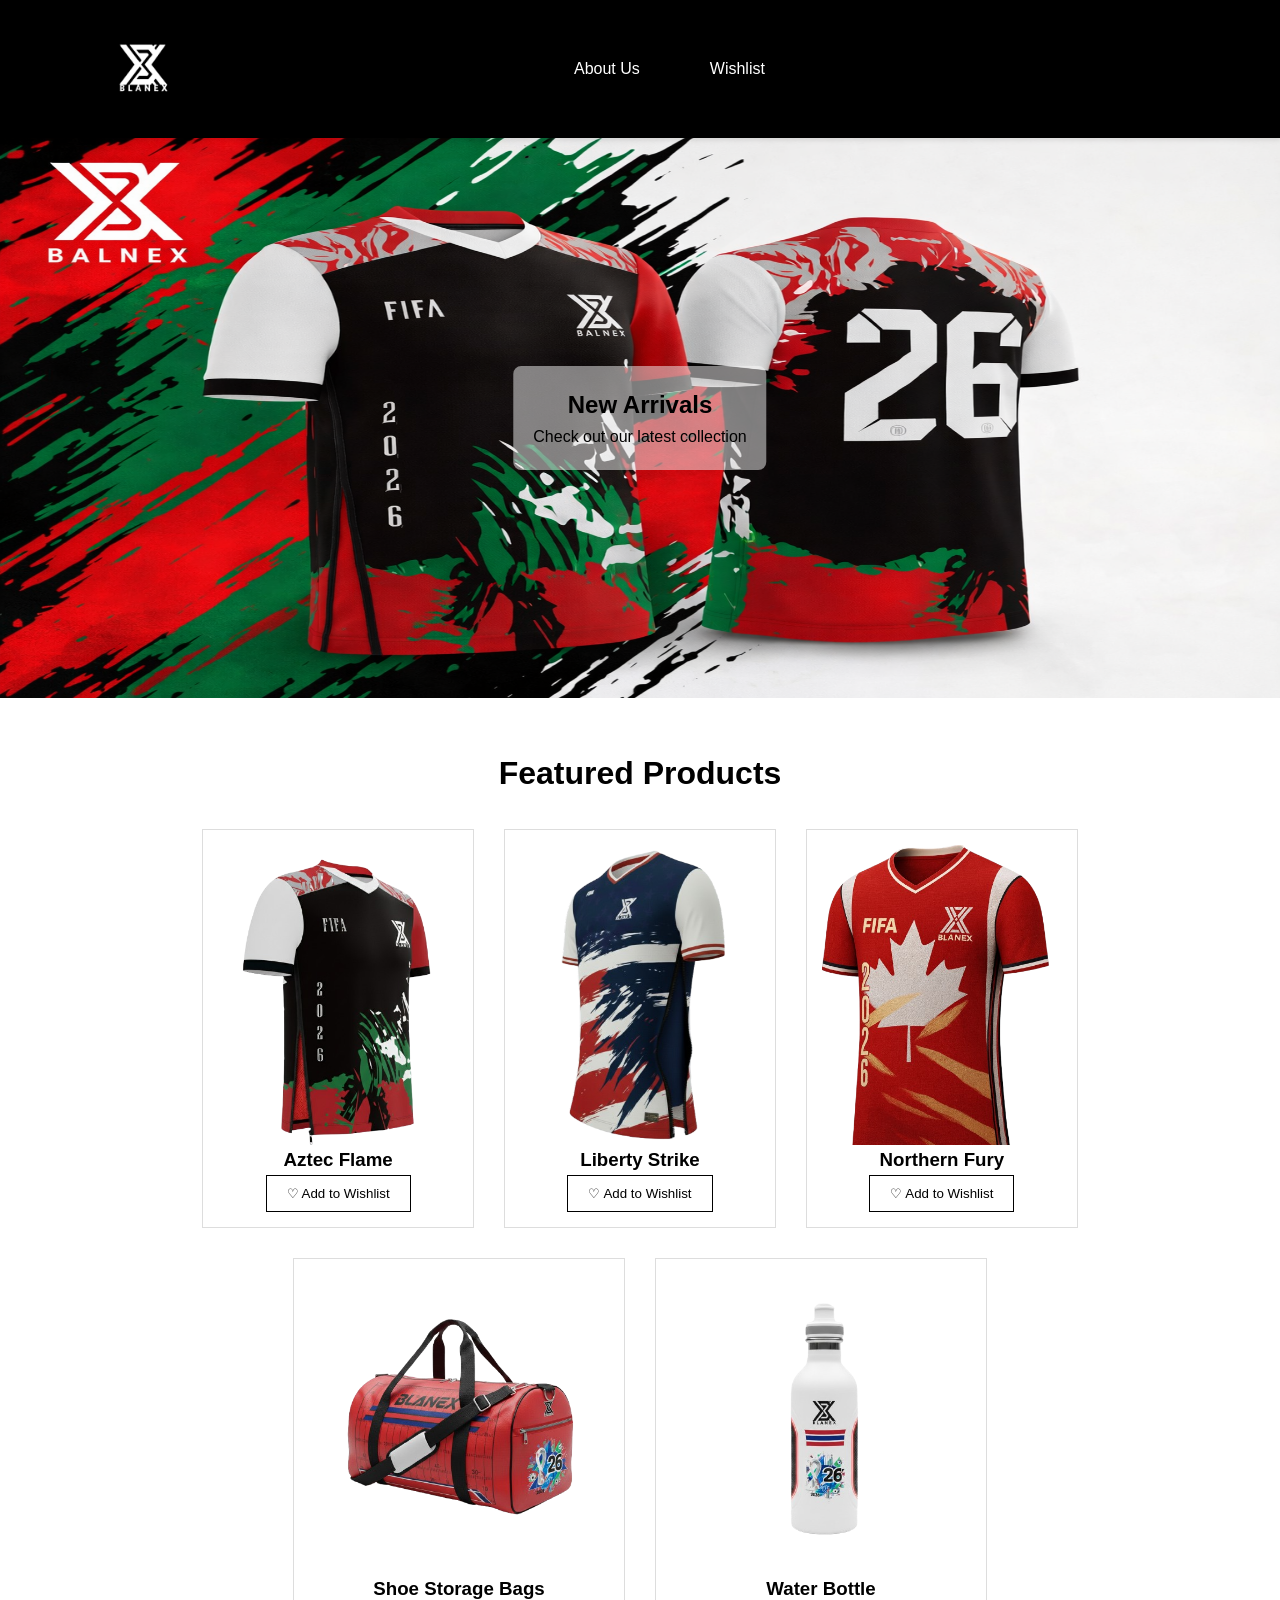
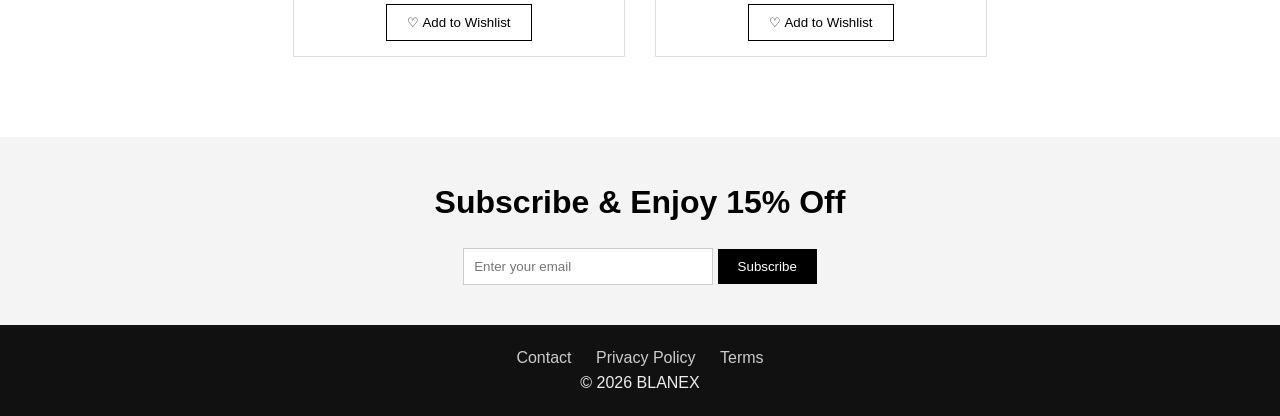
<file: index.html>
<!DOCTYPE html>
<html lang="en">
<head>
  <meta charset="UTF-8" />
  <meta name="viewport" content="width=device-width, initial-scale=1.0" />
  <title>Home - BLANEX</title>
  <link rel="stylesheet" href="css/style.css">
  <link rel="shortcut icon" href="images/logo.png">
  <script src="js/script.js" defer></script>
</head>
<body>

<!-- ====== NAVIGATION ====== -->
<header class="navbar">
  <div class="container">
    <div class="logo">
      <a href="index.html"><img src="images/logo.png"></a>
    </div>
    <nav class="nav-wrapper">
      <ul class="nav-links">
        <li><a href="about.html">About Us</a></li>
        <li><a href="wishlist.html">Wishlist</a></li>
      </ul>
    </nav>
  </div>
</header>

  <!-- ====== HERO BANNER ====== -->
  <section class="hero">
    <img src="images/hero-banner.png" alt="Hero Banner">
    <div class="hero-text">
      <h1>New Arrivals</h1>
      <p>Check out our latest collection</p>
    </div>
  </section>

  <!-- ====== FEATURED PRODUCTS ====== -->
  <section class="products container">
    <h2 class="section-title">Featured Products</h2>
<div class="product-grid">

      <!-- REPEAT THIS BLOCK FOR EACH PRODUCT -->
  <div class="product-card">
  <div class="product-image swap">
  <img src="images/maxfront.png" class="img-main">
  <img src="images/maxback.png" class="img-hover">
  </div>
  <h3 class="product-name"> Aztec Flame</h3>

  <button 
    class="wishlist-btn"
    data-name="Aztec Flame"
    data-image="images/maxfront.png">
    ♡ Add to Wishlist
  </button>
  </div>

      <!-- END PRODUCT CARD -->

  <div class="product-card">
  <div class="product-image swap">
  <img src="images/usafront.png" class="img-main">
  <img src="images/usaback.png" class="img-hover">
  </div>
  <h3 class="product-name"> Liberty Strike</h3>

  <button 
    class="wishlist-btn"
    data-name="Liberty Strike"
    data-image="images/usafront.png">
    ♡ Add to Wishlist
  </button>
  </div>

  <div class="product-card">
  <div class="product-image swap">
  <img src="images/canfront.png" class="img-main">
  <img src="images/canback.png" class="img-hover">
  </div>
  <h3 class="product-name"> Northern Fury</h3>

  <button 
    class="wishlist-btn"
    data-name="Northern Fury"
    data-image="images/canfront.png">
    ♡ Add to Wishlist
  </button>
  </div>

  <div class="product-card slideshow"
     data-images='["images/redbag.png","images/blackbag.png","images/whitebag.png","images/bluebag.png"]'>
  <img src="images/redbag.png" class="slideshow-img">

  <h3 class="product-name">Shoe Storage Bags</h3>

  <button class="wishlist-btn"
    data-name="Shoe Storage Bags"
    data-image="images/redbag.png">
    ♡ Add to Wishlist
  </button>
</div>


  <div class="product-card slideshow"
     data-images='["images/whitebottle.png","images/blackbottle.png","images/bluebottle.png","images/redbottle.png"]'>
  <img src="images/whitebottle.png" class="slideshow-img">

  <h3 class="product-name">Water Bottle</h3>
  <button class="wishlist-btn"
    data-name="Water Bottle"
    data-image="images/whitebottle.png">
    ♡ Add to Wishlist
  </button>
</div>

  

</div>
  </section>

  <!-- ====== NEWSLETTER SIGNUP ====== -->
  <section class="newsletter">
    <div class="container">
      <h2>Subscribe & Enjoy 15% Off</h2>
      <form action="https://formspree.io/f/mvgrnedo" method="POST" class="subscribe-form">
      <input type="email" name="email" id="email" placeholder="Enter your email" required>
      <button type="submit">Subscribe</button>
    </form>
    </div>
  </section>

  <!-- ====== FOOTER ====== -->
  <footer class="footer">
    <div class="container">
      <div class="footer-links">
        <a href="about.html">Contact</a>
        <a href="privacy.html">Privacy Policy</a>
        <a href="terms.html">Terms</a>
      </div>
      <p>&copy; 2026 BLANEX</p>
    </div>
  </footer>

</body>
</html>
</file>
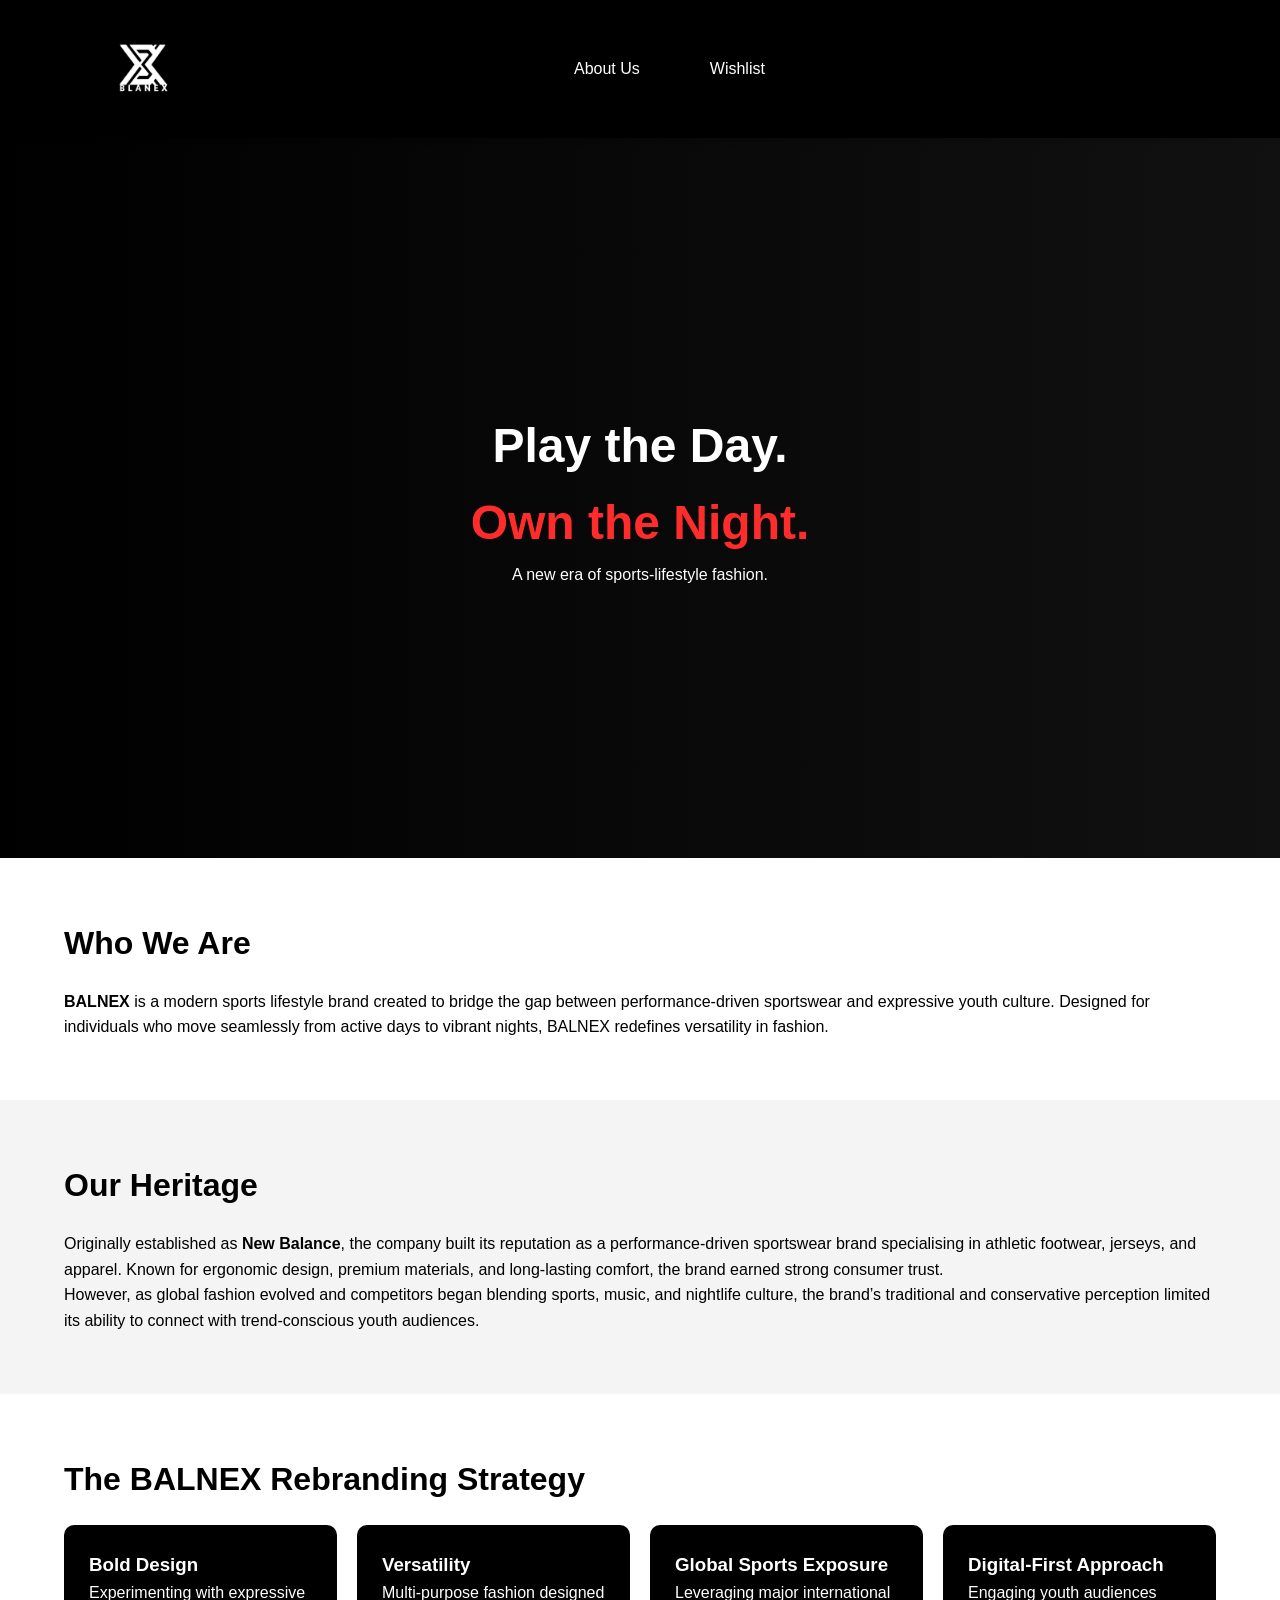
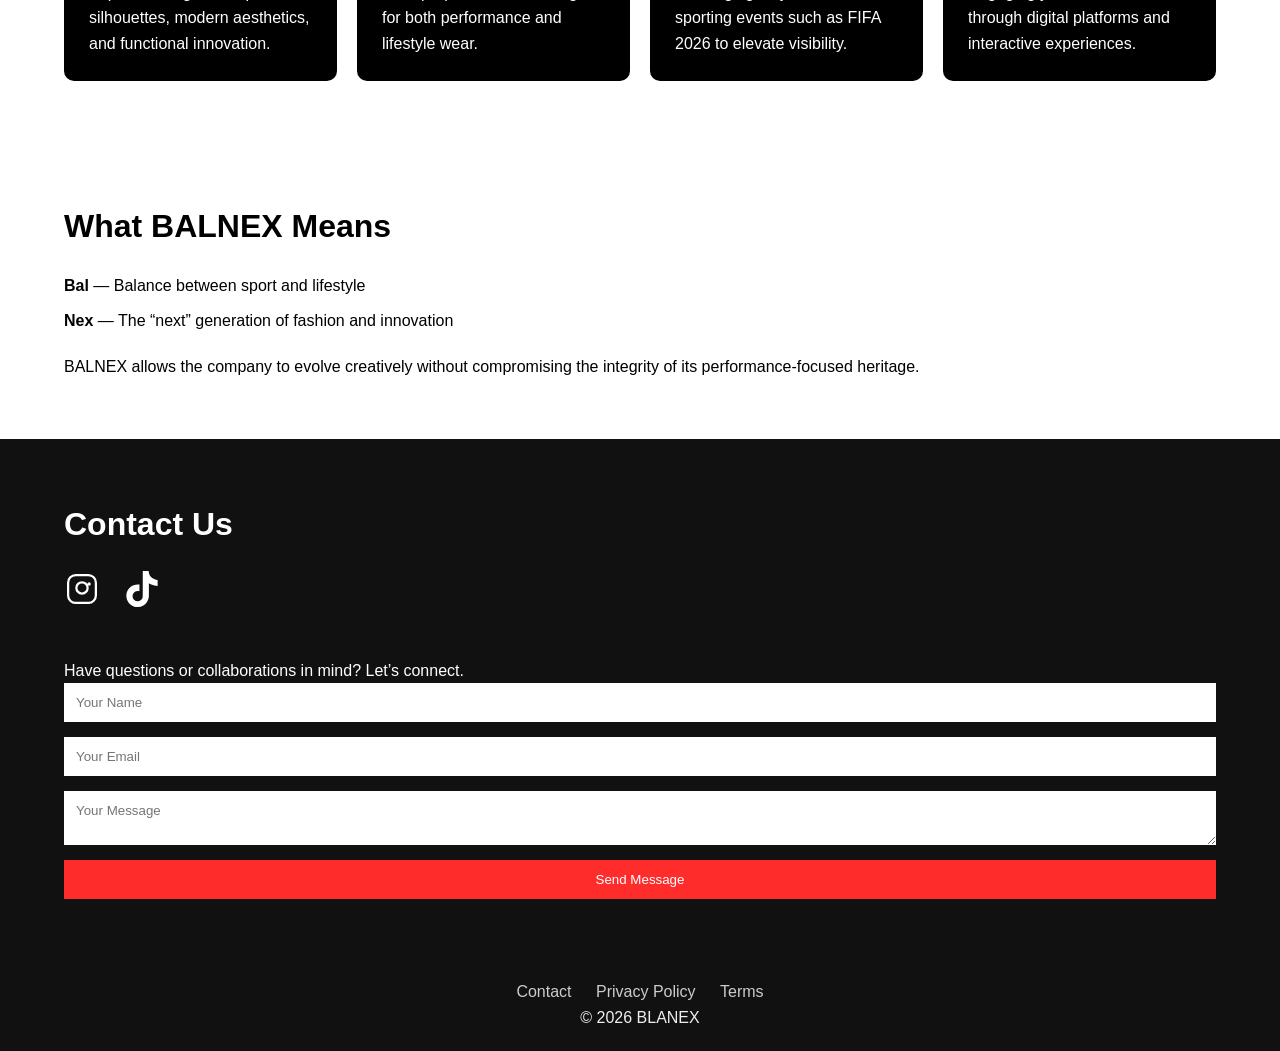
<file: about.html>
<!DOCTYPE html>
<html lang="en">
<head>
  <meta charset="UTF-8" />
  <meta name="viewport" content="width=device-width, initial-scale=1.0" />
  <title>About us - BLANEX</title>
  <link rel="stylesheet" href="css/style.css">
  <link rel="shortcut icon" href="images/logo.png">
  <script src="js/script.js" defer></script>
</head>
<body>

<!-- ====== NAVIGATION ====== -->
<header class="navbar">
  <div class="container">
    <div class="logo">
      <a href="index.html"><img src="images/logo.png"></a>
    </div>
    <nav class="nav-wrapper">
      <ul class="nav-links">
        <li><a href="about.html">About Us</a></li>
        <li><a href="wishlist.html">Wishlist</a></li>
    </nav>
  </div>
</header>

<!-- ===== HERO SECTION ===== -->
<section class="about-hero">
  <div class="hero-content">
    <h1>Play the Day.<br><span>Own the Night.</span></h1>
    <p>A new era of sports-lifestyle fashion.</p>
  </div>
</section>

<!-- ===== ABOUT BALNEX ===== -->
<section class="about container">
  <h2>Who We Are</h2>
  <p>
    <strong>BALNEX</strong> is a modern sports lifestyle brand created to bridge the
    gap between performance-driven sportswear and expressive youth culture.
    Designed for individuals who move seamlessly from active days to vibrant nights,
    BALNEX redefines versatility in fashion.
  </p>
</section>

<!-- ===== REBRANDING BACKGROUND ===== -->
<section class="background">
  <div class="container">
    <h2>Our Heritage</h2>
    <p>
      Originally established as <strong>New Balance</strong>, the company built its reputation
      as a performance-driven sportswear brand specialising in athletic footwear,
      jerseys, and apparel. Known for ergonomic design, premium materials,
      and long-lasting comfort, the brand earned strong consumer trust.
    </p>

    <p>
      However, as global fashion evolved and competitors began blending sports,
      music, and nightlife culture, the brand’s traditional and conservative perception
      limited its ability to connect with trend-conscious youth audiences.
    </p>
  </div>
</section>

<!-- ===== REBRANDING STRATEGY ===== -->
<section class="strategy container">
  <h2>The BALNEX Rebranding Strategy</h2>

  <div class="strategy-grid">
    <div class="strategy-card">
      <h3>Bold Design</h3>
      <p>Experimenting with expressive silhouettes, modern aesthetics, and functional innovation.</p>
    </div>

    <div class="strategy-card">
      <h3>Versatility</h3>
      <p>Multi-purpose fashion designed for both performance and lifestyle wear.</p>
    </div>

    <div class="strategy-card">
      <h3>Global Sports Exposure</h3>
      <p>Leveraging major international sporting events such as FIFA 2026 to elevate visibility.</p>
    </div>

    <div class="strategy-card">
      <h3>Digital-First Approach</h3>
      <p>Engaging youth audiences through digital platforms and interactive experiences.</p>
    </div>
  </div>
</section>

<!-- ===== BRAND MEANING ===== -->
<section class="brand-meaning">
  <div class="container">
    <h2>What BALNEX Means</h2>
    <ul>
      <li><strong>Bal</strong> — Balance between sport and lifestyle</li>
      <li><strong>Nex</strong> — The “next” generation of fashion and innovation</li>
    </ul>
    <p>
      BALNEX allows the company to evolve creatively without compromising
      the integrity of its performance-focused heritage.
    </p>
  </div>
</section>

<!-- ===== CONTACT US ===== -->
<section class="contact">
  <div class="container">
    <h2>Contact Us</h2>
    <div class="social-links" aria-label="Social media links">
      <a href="https://www.instagram.com/blanex._?utm_source=qr&igsh=ZXdhM2Izam01cW0y" target="_blank" rel="noopener" aria-label="Instagram">
    <svg role="img" viewBox="0 0 24 24" aria-hidden="true" focusable="false">
      <path d="M7.75 2h8.5A5.75 5.75 0 0 1 22 7.75v8.5A5.75 5.75 0 0 1 16.25 22h-8.5A5.75 5.75 0 0 1 2 16.25v-8.5A5.75 5.75 0 0 1 7.75 2Zm0 1.5A4.25 4.25 0 0 0 3.5 7.75v8.5A4.25 4.25 0 0 0 7.75 20.5h8.5a4.25 4.25 0 0 0 4.25-4.25v-8.5A4.25 4.25 0 0 0 16.25 3.5h-8.5Zm4.25 3.25a4.5 4.5 0 1 1 0 9 4.5 4.5 0 0 1 0-9Zm0 1.5a3 3 0 1 0 0 6 3 3 0 0 0 0-6Zm4.75-.75a1.125 1.125 0 1 1 0 2.25 1.125 1.125 0 0 1 0-2.25Z"/>
    </svg>
  </a>
      <a href="https://www.tiktok.com/@user3460302229618?_r=1&_t=ZS-934WqJC7dYL" target="_blank" rel="noopener" aria-label="TikTok">
  <svg role="img" viewBox="0 0 24 24" aria-hidden="true" focusable="false">
    <path d="M12.525.02c1.31-.02 2.61-.01 3.91-.02.08 1.53.63 3.09 1.75 4.17 1.12 1.11 2.7 1.62 4.24 1.79v4.03c-1.44-.05-2.89-.35-4.2-.97-.57-.26-1.1-.59-1.62-.93-.01 2.92.01 5.84-.02 8.75-.08 1.4-.54 2.79-1.35 3.94-1.31 1.92-3.58 3.17-5.91 3.21-1.43.08-2.86-.31-4.08-1.03-2.02-1.19-3.44-3.37-3.65-5.71-.02-.5-.03-1-.01-1.49.18-1.9 1.12-3.72 2.58-4.96 1.66-1.44 3.98-2.13 6.15-1.72.02 1.48-.04 2.96-.04 4.44-.99-.32-2.15-.23-3.02.37-.63.41-1.11 1.04-1.36 1.75-.21.51-.15 1.07-.14 1.61.24 1.64 1.82 3.02 3.5 2.87 1.12-.01 2.19-.66 2.77-1.61.19-.33.4-.67.41-1.06.1-1.79.06-3.57.07-5.36.01-4.03-.01-8.05.02-12.07z"/>
  </svg>
</a>
  </div>
    <br><br>
    <p>Have questions or collaborations in mind? Let’s connect.</p>

    <form id="contact-form" class="contact-form" action="https://formspree.io/f/mvgrevdw" method="POST">
      <input type="text" placeholder="Your Name" required>
      <input type="email" placeholder="Your Email" required>
      <textarea placeholder="Your Message" required></textarea>
      <input type="hidden" name="_subject" value="New Feedback from Dealoria!">
        <button type="submit" id="contactBtn">Send Message</button>
    </form>
  </div>
</section>


<footer class="footer">
    <div class="container">
      <div class="footer-links">
        <a href="about.html">Contact</a>
        <a href="privacy.html">Privacy Policy</a>
        <a href="terms.html">Terms</a>
      </div>
      <p>&copy; 2026 BLANEX</p>
    </div>
  </footer>

</body>
</html>
</file>
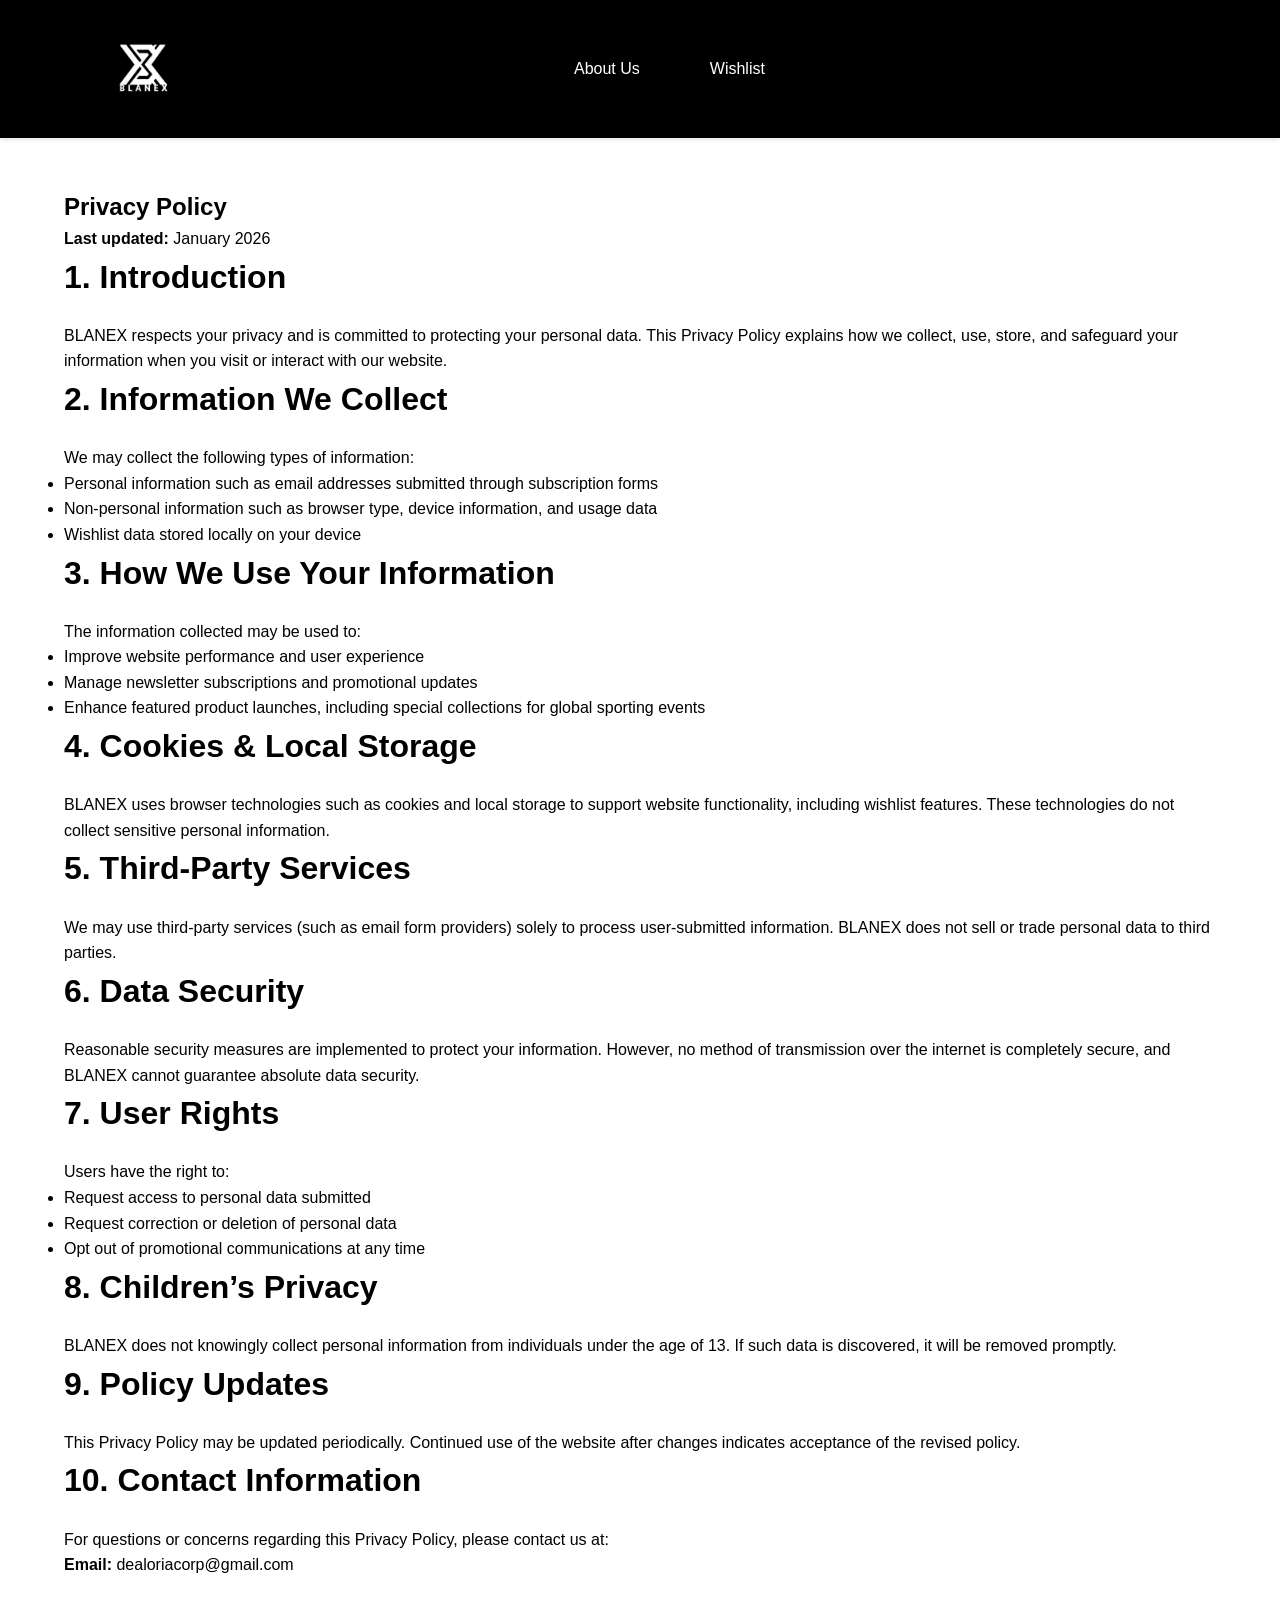
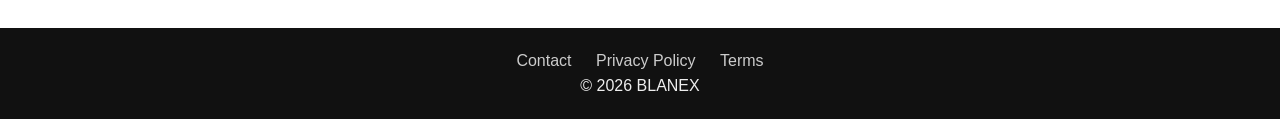
<file: privacy.html>
<!DOCTYPE html>
<html lang="en">
<head>
  <meta charset="UTF-8" />
  <meta name="viewport" content="width=device-width, initial-scale=1.0" />
  <title>Home - BLANEX</title>
  <link rel="stylesheet" href="css/style.css">
  <link rel="shortcut icon" href="images/logo.png">
  <script src="js/script.js" defer></script>
</head>
<body>

<!-- ====== NAVIGATION ====== -->
<header class="navbar">
  <div class="container">
    <div class="logo">
      <a href="index.html"><img src="images/logo.png"></a>
    </div>
    <nav class="nav-wrapper">
      <ul class="nav-links">
        <li><a href="about.html">About Us</a></li>
        <li><a href="wishlist.html">Wishlist</a></li>
    </nav>
  </div>
</header>

<section class="container" style="padding:50px 0;">
  <h1>Privacy Policy</h1>
  <p><strong>Last updated:</strong> January 2026</p>

  <h2>1. Introduction</h2>
  <p>
    BLANEX respects your privacy and is committed to protecting your personal data.
    This Privacy Policy explains how we collect, use, store, and safeguard your
    information when you visit or interact with our website.
  </p>

  <h2>2. Information We Collect</h2>
  <p>
    We may collect the following types of information:
  </p>
  <ul>
    <li>Personal information such as email addresses submitted through subscription forms</li>
    <li>Non-personal information such as browser type, device information, and usage data</li>
    <li>Wishlist data stored locally on your device</li>
  </ul>

  <h2>3. How We Use Your Information</h2>
  <p>
    The information collected may be used to:
  </p>
  <ul>
    <li>Improve website performance and user experience</li>
    <li>Manage newsletter subscriptions and promotional updates</li>
    <li>Enhance featured product launches, including special collections for global sporting events</li>
  </ul>

  <h2>4. Cookies & Local Storage</h2>
  <p>
    BLANEX uses browser technologies such as cookies and local storage
    to support website functionality, including wishlist features.
    These technologies do not collect sensitive personal information.
  </p>

  <h2>5. Third-Party Services</h2>
  <p>
    We may use third-party services (such as email form providers)
    solely to process user-submitted information.
    BLANEX does not sell or trade personal data to third parties.
  </p>

  <h2>6. Data Security</h2>
  <p>
    Reasonable security measures are implemented to protect your information.
    However, no method of transmission over the internet is completely secure,
    and BLANEX cannot guarantee absolute data security.
  </p>

  <h2>7. User Rights</h2>
  <p>
    Users have the right to:
  </p>
  <ul>
    <li>Request access to personal data submitted</li>
    <li>Request correction or deletion of personal data</li>
    <li>Opt out of promotional communications at any time</li>
  </ul>

  <h2>8. Children’s Privacy</h2>
  <p>
    BLANEX does not knowingly collect personal information from individuals
    under the age of 13. If such data is discovered, it will be removed promptly.
  </p>

  <h2>9. Policy Updates</h2>
  <p>
    This Privacy Policy may be updated periodically.
    Continued use of the website after changes indicates acceptance
    of the revised policy.
  </p>

  <h2>10. Contact Information</h2>
  <p>
    For questions or concerns regarding this Privacy Policy, please contact us at:
    <br><strong>Email:</strong> dealoriacorp@gmail.com
  </p>
</section>

<footer class="footer">
    <div class="container">
      <div class="footer-links">
        <a href="about.html">Contact</a>
        <a href="privacy.html">Privacy Policy</a>
        <a href="terms.html">Terms</a>
      </div>
      <p>&copy; 2026 BLANEX</p>
    </div>
  </footer>

</body>
</html>
</file>
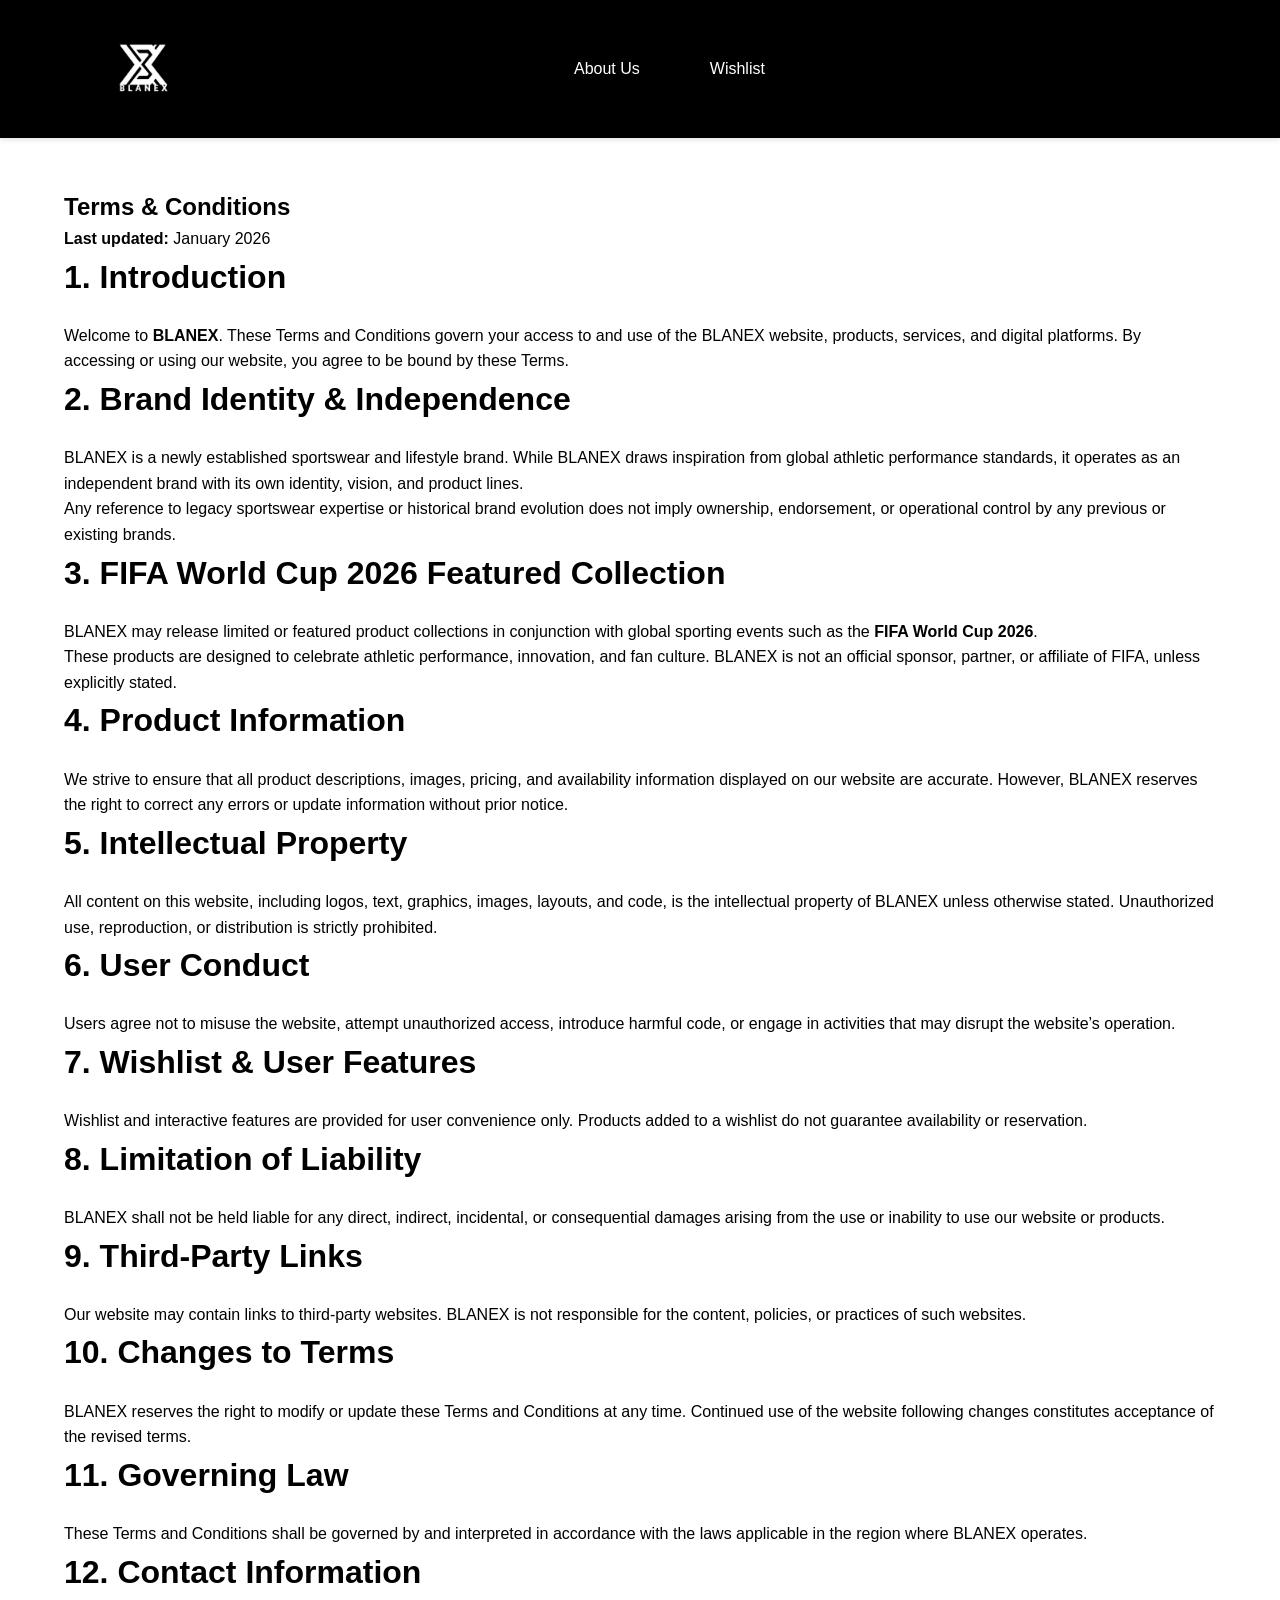
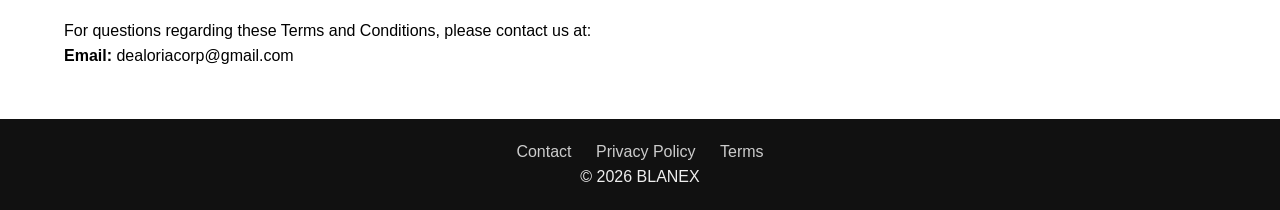
<file: terms.html>
<!DOCTYPE html>
<html lang="en">
<head>
  <meta charset="UTF-8" />
  <meta name="viewport" content="width=device-width, initial-scale=1.0" />
  <title>Home - BLANEX</title>
  <link rel="stylesheet" href="css/style.css">
  <link rel="shortcut icon" href="images/logo.png">
  <script src="js/script.js" defer></script>
</head>
<body>

<!-- ====== NAVIGATION ====== -->
<header class="navbar">
  <div class="container">
    <div class="logo">
      <a href="index.html"><img src="images/logo.png"></a>
    </div>
    <nav class="nav-wrapper">
      <ul class="nav-links">
        <li><a href="about.html">About Us</a></li>
        <li><a href="wishlist.html">Wishlist</a></li>
    </nav>
  </div>
</header>

<section class="container" style="padding:50px 0;">
  <h1>Terms & Conditions</h1>
  <p><strong>Last updated:</strong> January 2026</p>

  <h2>1. Introduction</h2>
  <p>
    Welcome to <strong>BLANEX</strong>. These Terms and Conditions govern your access
    to and use of the BLANEX website, products, services, and digital platforms.
    By accessing or using our website, you agree to be bound by these Terms.
  </p>

  <h2>2. Brand Identity & Independence</h2>
  <p>
    BLANEX is a newly established sportswear and lifestyle brand.
    While BLANEX draws inspiration from global athletic performance standards,
    it operates as an independent brand with its own identity, vision, and product lines.
  </p>
  <p>
    Any reference to legacy sportswear expertise or historical brand evolution does not
    imply ownership, endorsement, or operational control by any previous or existing brands.
  </p>

  <h2>3. FIFA World Cup 2026 Featured Collection</h2>
  <p>
    BLANEX may release limited or featured product collections in conjunction with
    global sporting events such as the <strong>FIFA World Cup 2026</strong>.
  </p>
  <p>
    These products are designed to celebrate athletic performance, innovation,
    and fan culture. BLANEX is not an official sponsor, partner, or affiliate of FIFA,
    unless explicitly stated.
  </p>

  <h2>4. Product Information</h2>
  <p>
    We strive to ensure that all product descriptions, images, pricing, and availability
    information displayed on our website are accurate. However, BLANEX reserves the right
    to correct any errors or update information without prior notice.
  </p>

  <h2>5. Intellectual Property</h2>
  <p>
    All content on this website, including logos, text, graphics, images, layouts,
    and code, is the intellectual property of BLANEX unless otherwise stated.
    Unauthorized use, reproduction, or distribution is strictly prohibited.
  </p>

  <h2>6. User Conduct</h2>
  <p>
    Users agree not to misuse the website, attempt unauthorized access,
    introduce harmful code, or engage in activities that may disrupt the website’s operation.
  </p>

  <h2>7. Wishlist & User Features</h2>
  <p>
    Wishlist and interactive features are provided for user convenience only.
    Products added to a wishlist do not guarantee availability or reservation.
  </p>

  <h2>8. Limitation of Liability</h2>
  <p>
    BLANEX shall not be held liable for any direct, indirect, incidental,
    or consequential damages arising from the use or inability to use our website or products.
  </p>

  <h2>9. Third-Party Links</h2>
  <p>
    Our website may contain links to third-party websites.
    BLANEX is not responsible for the content, policies, or practices of such websites.
  </p>

  <h2>10. Changes to Terms</h2>
  <p>
    BLANEX reserves the right to modify or update these Terms and Conditions at any time.
    Continued use of the website following changes constitutes acceptance of the revised terms.
  </p>

  <h2>11. Governing Law</h2>
  <p>
    These Terms and Conditions shall be governed by and interpreted in accordance
    with the laws applicable in the region where BLANEX operates.
  </p>

  <h2>12. Contact Information</h2>
  <p>
    For questions regarding these Terms and Conditions, please contact us at:
    <br><strong>Email:</strong> dealoriacorp@gmail.com
  </p>
</section>

<footer class="footer">
    <div class="container">
      <div class="footer-links">
        <a href="about.html">Contact</a>
        <a href="privacy.html">Privacy Policy</a>
        <a href="terms.html">Terms</a>
      </div>
      <p>&copy; 2026 BLANEX</p>
    </div>
  </footer>

</body>
</html>
</file>
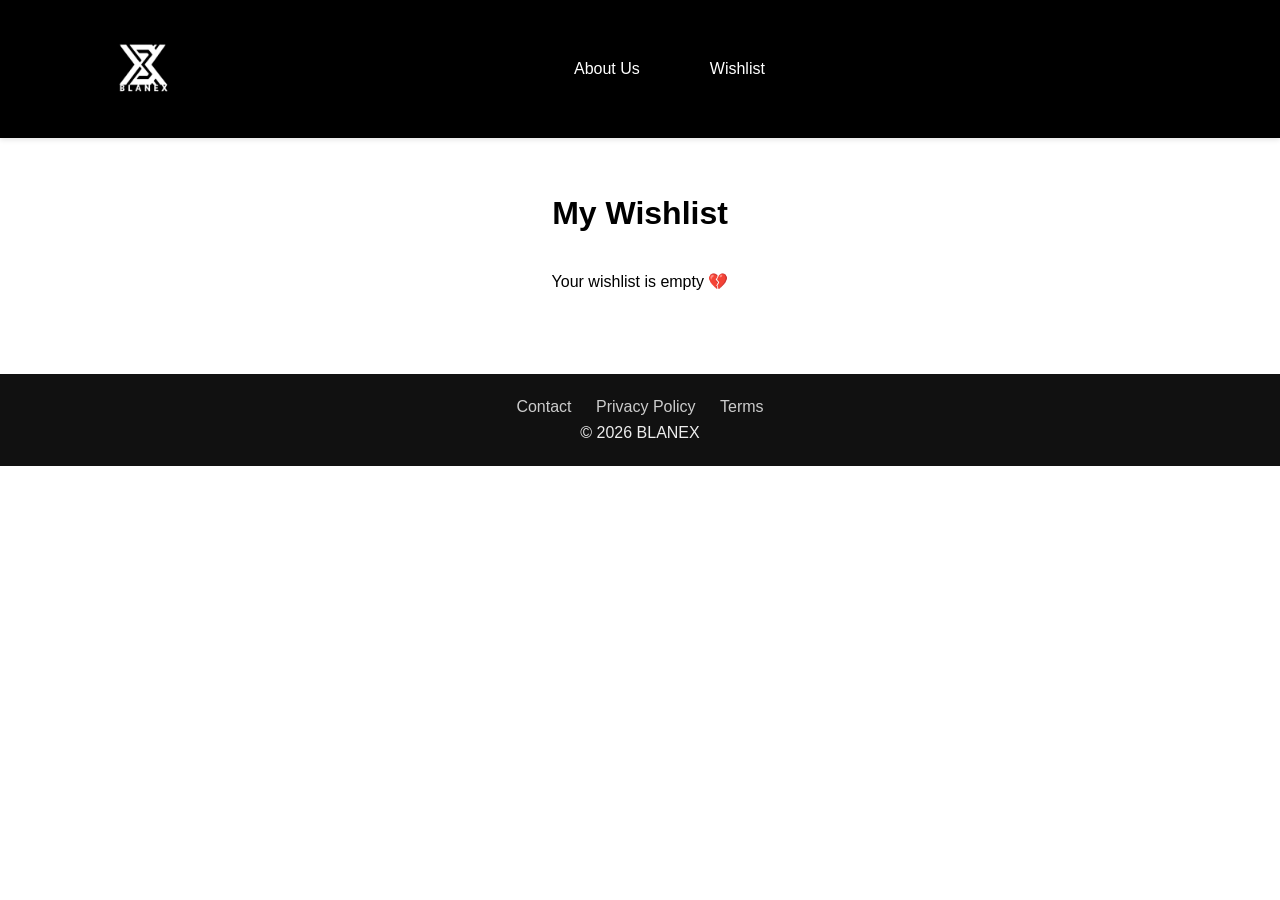
<file: wishlist.html>
<!DOCTYPE html>
<html lang="en">
<head>
  <meta charset="UTF-8" />
  <meta name="viewport" content="width=device-width, initial-scale=1.0" />
  <title>Wishlist - BLANEX</title>
  <link rel="stylesheet" href="css/style.css">
  <link rel="shortcut icon" href="images/logo.png">
  <script src="js/script.js" defer></script>
</head>
<body>

<!-- ====== NAVIGATION ====== -->
<header class="navbar">
  <div class="container">
    <div class="logo">
      <a href="index.html"><img src="images/logo.png"></a>
    </div>
    <nav class="nav-wrapper">
      <ul class="nav-links">
        <li><a href="about.html">About Us</a></li>
        <li><a href="wishlist.html">Wishlist</a></li>
    </nav>
  </div>
</header>

<section class="products container">
  <h2 class="section-title">My Wishlist</h2>

  <div class="product-grid" id="wishlist-container">
    <!-- Wishlist items appear here -->
  </div>
</section>

<footer class="footer">
    <div class="container">
      <div class="footer-links">
        <a href="about.html">Contact</a>
        <a href="privacy.html">Privacy Policy</a>
        <a href="terms.html">Terms</a>
      </div>
      <p>&copy; 2026 BLANEX</p>
    </div>
  </footer>

</body>
</html>
</file>
<file: css/style.css>
/* ==== GLOBAL STYLES ==== */
body {
  font-family: Arial, sans-serif;
  margin: 0;
  padding: 0;
  line-height: 1.6;
}

.container {
  width: 90%;
  max-width: 1200px;
  margin: auto;
}

/* ===== HEADER ===== */
/* Navigation Bar */
.navbar {
  position: sticky;
  top: 0;
  z-index: 100;
  background-color: #FFFFFF; /* Pure White */
  box-shadow: 0 2px 5px rgba(0,0,0,0.1);
  padding: 10px 0;
}

.navbar .container {
  max-width: 1200px;
  margin: auto;
  padding: 0 10px;
  display: flex;
  justify-content: space-between;
  align-items: center;
}

.logo img {
  height: 100px;
  margin-right: 350px;
}

.nav-links {
  list-style: none;
  display: flex;
  gap: 30px;
  margin: 0;
  padding: 0;
}

.nav-links li {
  position: relative;
}

.nav-links a {
  text-decoration: none;
  color: #2E2E2E; /* Dark Gray */
  font-weight: 500;
  padding: 8px 10px;
  transition: color 0.3s;
}

.nav-links a:hover {
  color: #FFD700; /* Accent Yellow */
}

.nav-wrapper {
  flex: 1;
  display: flex;
  width: 100%;
}

.nav-links {
  display: flex;
  list-style: none;
  gap: 30px;
  margin: 0;
  padding: 0;
  align-items: center;
}

.nav-right {
  display: flex;
  align-items: center;
  gap:20px;
}



/* ===== HERO ===== */
.hero {
  position: relative;
  text-align: center;
  color: #fff;
  margin: 0;
  padding: 0;
}
.hero img {
  width: 100%;
  height: 560px;
  display: block;
}
.hero-text {
  position: absolute;
  top: 50%;
  left: 50%;
  transform: translate(-50%, -50%);
  color: black;
  background: rgba(245, 245, 245, 0.5);
  border-radius: 8px;
  padding: 20px;
}

.wishlist-btn {
  background: transparent;
  border: 1px solid #000;
  padding: 10px 20px;
  cursor: pointer;
}

.wishlist-btn:hover {
  background: black;
  color: white;
}


/* ===== PRODUCTS ===== */
.products {
  padding: 50px 0;
}
.section-title {
  text-align: center;
  margin-bottom: 30px;
}
.product-grid {
  display: flex;
  justify-content: center;
  gap: 30px;
  margin: 30px 0;
  flex-wrap: wrap;
}
.product-card {
  border: 1px solid #ddd;
  text-align: center;
  padding: 15px;
}
.product-card img {
  width: auto;
  height: 300px;
}
.btn-secondary {
  background: #000;
  color: #fff;
  padding: 7px 12px;
  text-decoration: none;
  display: inline-block;
  margin-top: 8px;
}

/* ===== NEWSLETTER ===== */
.newsletter {
  background: #f4f4f4;
  padding: 40px 0;
  text-align: center;
}
.subscribe-form input {
  padding: 10px;
  width: 250px;
  border: 1px solid #ccc;
}
.subscribe-form button {
  padding: 10px 20px;
  background: black;
  color: white;
  border: none;
  cursor: pointer;
}

/* ===== FOOTER ===== */
.footer {
  background: #111;
  color: #eee;
  text-align: center;
  padding: 20px 0;
}
.footer-links a {
  color: #ccc;
  margin: 0 10px;
  text-decoration: none;
}

/* ===== ABOUT ===== */
* {
  box-sizing: border-box;
  margin: 0;
  padding: 0;
  font-family: Arial, Helvetica, sans-serif;
}

.container {
  width: 90%;
  max-width: 1200px;
  margin: auto;
}

/* ===== NAVBAR ===== */
.navbar {
  background: #000;
  padding: 15px 0;
}

.nav-flex {
  display: flex;
  justify-content: space-between;
  align-items: center;
}

.navbar a {
  color: #fff;
  margin-left: 20px;
  text-decoration: none;
}

/* ===== HERO ===== */
.about-hero {
  height: 80vh;
  background: linear-gradient(to right, #000, #111);
  display: flex;
  align-items: center;
  justify-content: center;
  color: #fff;
  text-align: center;
}

.about-hero h1 {
  font-size: 3rem;
}

.about-hero span {
  color: #ff2c2c;
}

/* ===== SECTIONS ===== */
section {
  padding: 60px 0;
}

h2 {
  margin-bottom: 20px;
  font-size: 2rem;
}

/* ===== BACKGROUND ===== */
.background {
  background: #f4f4f4;
}

/* ===== STRATEGY ===== */
.strategy-grid {
  display: grid;
  grid-template-columns: repeat(auto-fit, minmax(220px, 1fr));
  gap: 20px;
}

.strategy-card {
  background: #000;
  color: #fff;
  padding: 25px;
  border-radius: 10px;
}

/* ===== BRAND MEANING ===== */
.brand-meaning ul {
  list-style: none;
  margin: 20px 0;
}

.brand-meaning li {
  margin-bottom: 10px;
}

/* ===== CONTACT ===== */
.contact {
  background: #111;
  color: #fff;
}

.contact-form {
  display: flex;
  flex-direction: column;
  gap: 15px;
}

.contact-form input,
.contact-form textarea {
  padding: 12px;
  border: none;
}

.contact-form button {
  background: #ff2c2c;
  color: #fff;
  padding: 12px;
  border: none;
  cursor: pointer;
}

/*social media icons */
.social-links {
  display: flex;
  justify-content: left;
  gap: 1.5rem;
  margin-top: 0.75rem;
}
.social-links a {
  display: inline-block;
  width: 36px;
  height: 36px;
  color: white;
  transition: transform var(--transition-speed), color var(--transition-speed);
}
.social-links a:hover,
.social-links a:focus {
  color: #FFD700; /* Accent Yellow */
  transform: scale(1.2);
  outline: none;
}
.social-links svg {
  width: 100%;
  height: 100%;
  fill: currentColor;
  pointer-events: none;
}
/* ===== IMAGE SWAP (Shoes/Jerseys) ===== */
.product-image {
  position: relative;
  width: 100%;
  height: 300px;
}

.product-image img {
  width: auto;
  height: 300px;
  transition: opacity 0.4s ease;
}

.product-image .img-hover {
  position: absolute;
  top: 0;
  left: 50%;
  transform: translateX(-50%);
  opacity: 0;
}

.product-card:hover .img-hover {
  opacity: 1;
}

.product-card:hover .img-main {
  opacity: 0;
}

/* ===== SLIDESHOW ITEMS ===== */
.slideshow-img {
  width: auto;
  height: 300px;
  transition: opacity 0.4s ease;
}

.product-card.slideshow img {
  display: block;
  margin: 0 auto;
}
</file>
